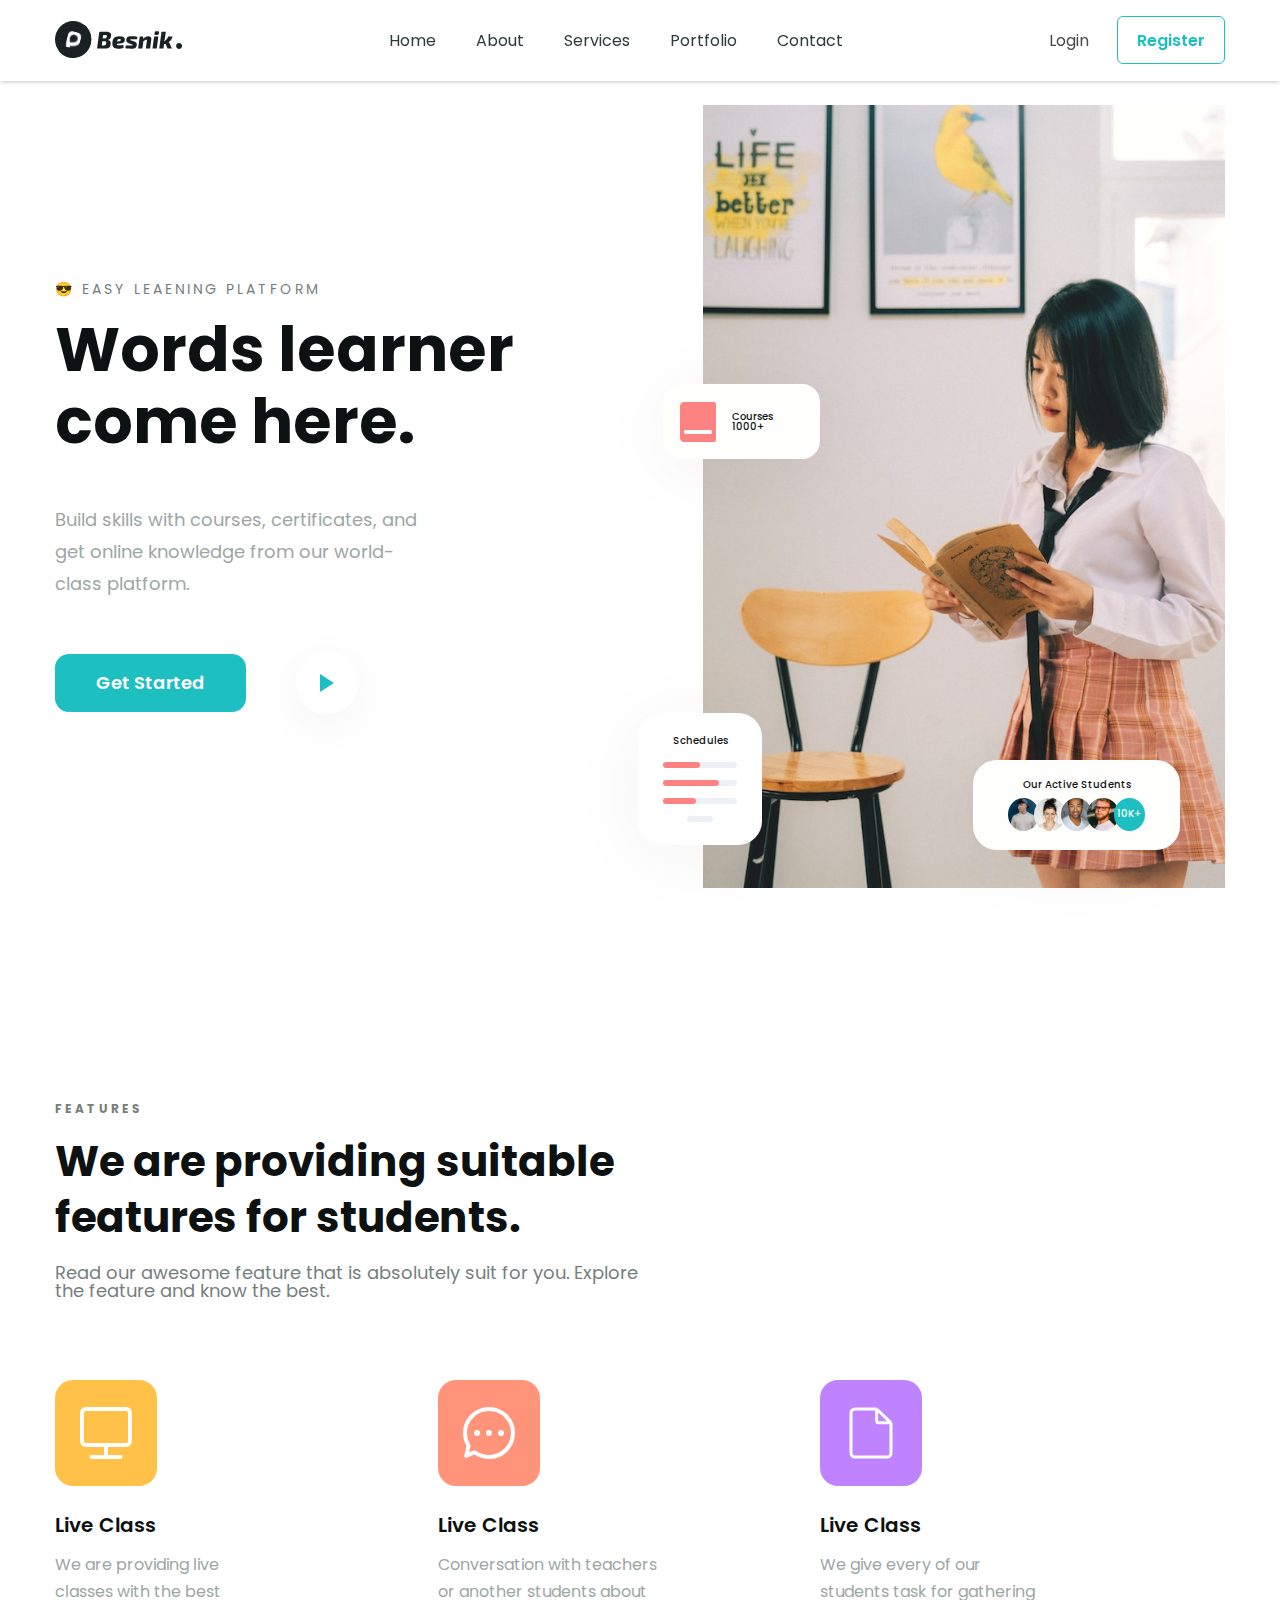
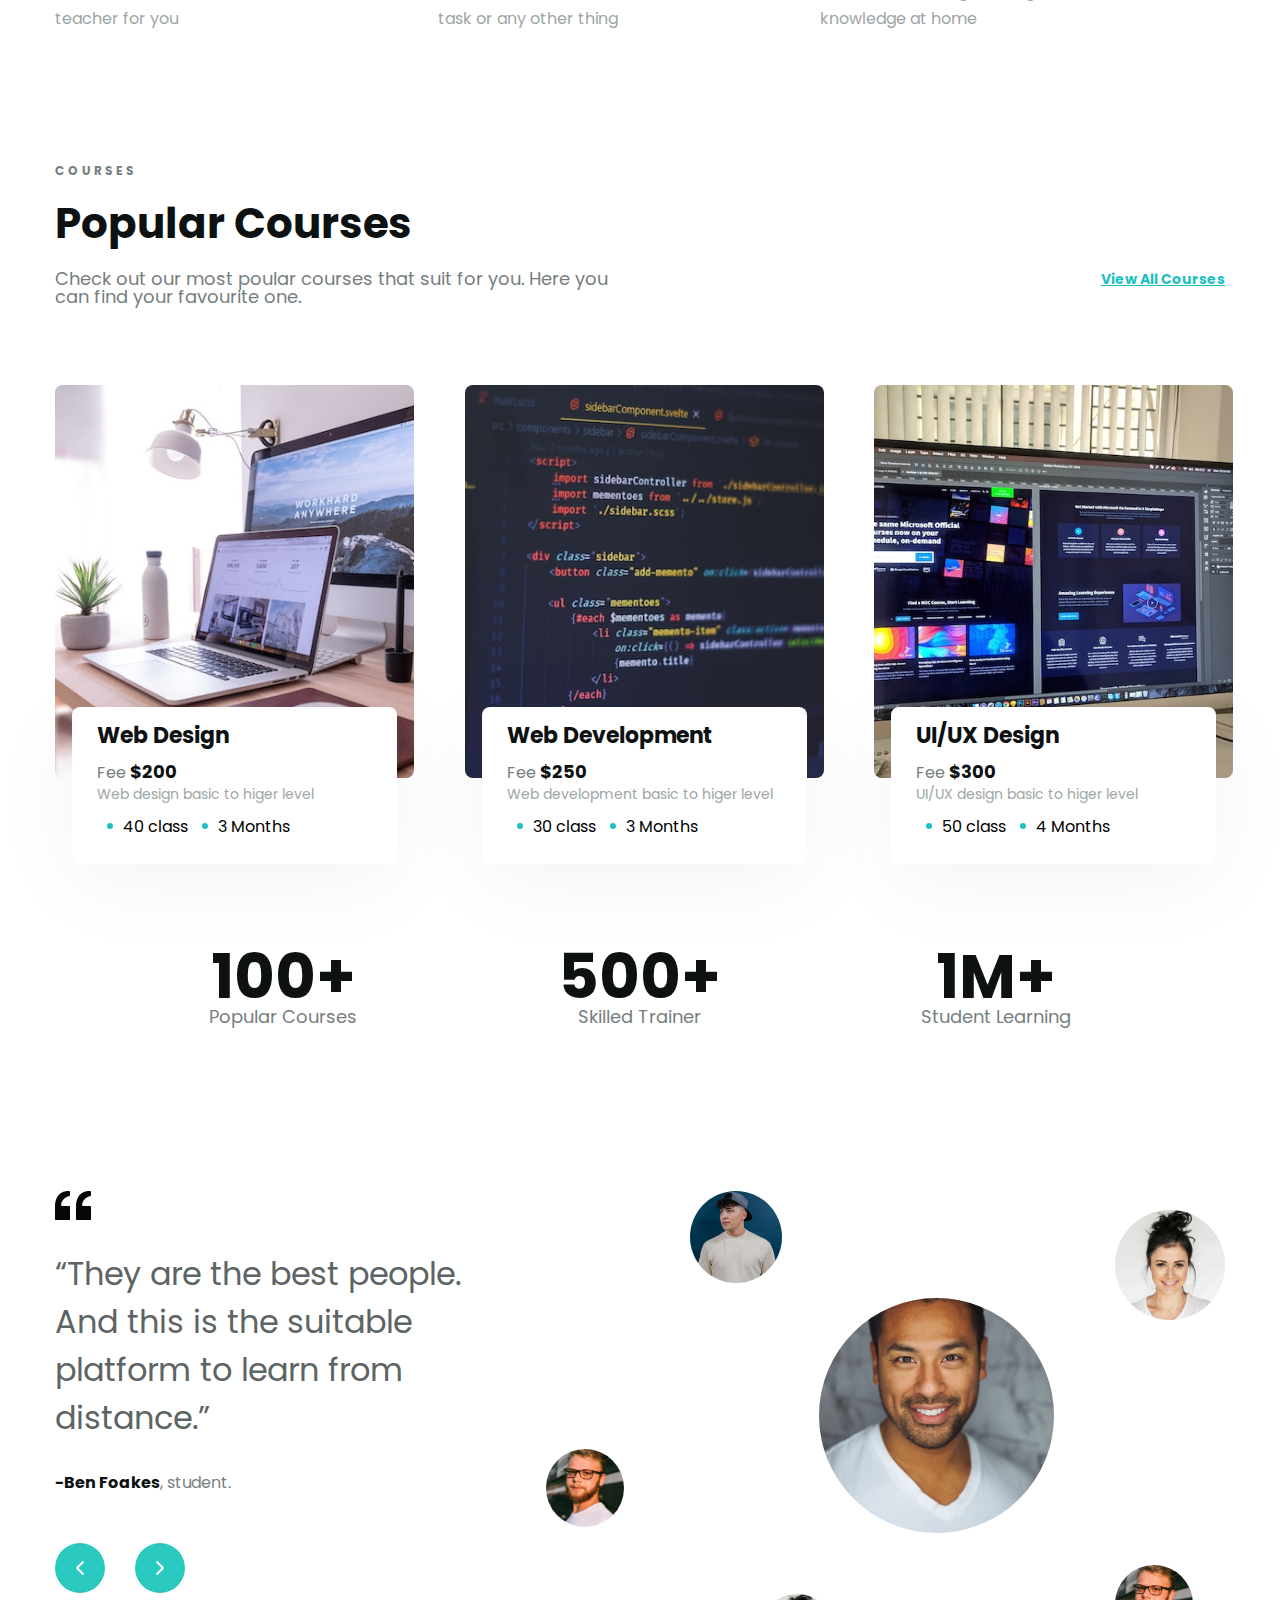
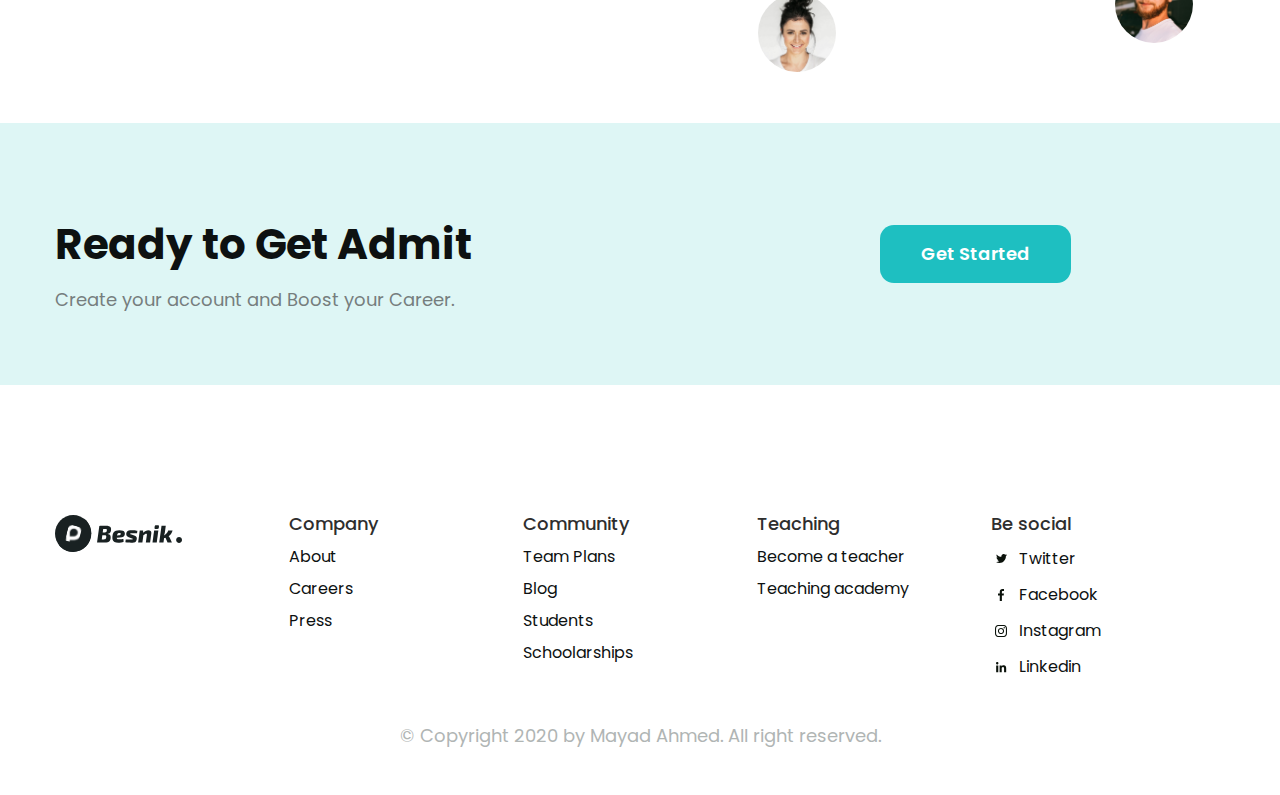
<file: Project_02/index.html>
<!DOCTYPE html>
<html lang="en">

<head>
    <meta charset="UTF-8">
    <meta name="viewport" content="width=device-width, initial-scale=1.0">
    <title>Project_02</title>
    <!-- Fonts -->
    <link rel="preconnect" href="https://fonts.googleapis.com">
    <link rel="preconnect" href="https://fonts.gstatic.com" crossorigin>
    <link href="https://fonts.googleapis.com/css2?family=Poppins:wght@400;500;600;700&display=swap" rel="stylesheet">
    <!-- CSS -->
    <link rel="stylesheet" href="./assets/css/reset.css">
    <link rel="stylesheet" href="./assets/css/style.css">
</head>

<body>
    <header class="header fixed">
        <div class="main-content">
            <div class="body">
                <a href="#!" class="logo">
                    <img src="./assets/img/Logo.svg" alt="Besnik.">
                </a>
                <nav class="nav">
                    <ul>
                        <li><a href="#home">Home</a></li>
                        <li><a href="#about">About</a></li>
                        <li><a href="#services">Services</a></li>
                        <li><a href="#portfolio">Portfolio</a></li>
                        <li><a href="#contact">Contact</a></li>
                    </ul>
                </nav>
                <div class="auth">
                    <a class="auth-link" href="#login">Login</a>
                    <a class="auth-link btn-register active" href="#register">Register</a>
                </div>
            </div>
        </div>
    </header>
    <main>
        <div class="hero">
            <div class="main-content">
                <div class="body">
                    <div class="content-block">
                        <p class="title">😎 EASY LEAENING PLATFORM</p>
                        <h1 class="heading">Words learner come here.</h1>
                        <p class="desc">Build skills with courses, certificates, and get online knowledge from our
                            world-class platform.</p>
                        <div class="cta-group">
                            <a class="btn" href="#!" class="btn">Get Started</a>
                            <a href="#!" class="btn-play">
                                <img class="play-icon" src="./assets/icons/play.svg" alt="Play">
                            </a>
                        </div>
                    </div>
                    <div class="media-block">
                        <img class="img" src="./assets/img/tri-vo-small.jpg" alt="HeroImg">
                        <div class="courses">
                            <div class="courses-icon">
                                <img src="./assets/icons/Book.svg" alt="Books">
                            </div>
                            <div class="desc">
                                <p>Courses</p>
                                <p>1000+</p>
                            </div>
                        </div>
                        <div class="schedules">
                            <div class="schedules-body">
                                <h3>Schedules</h3>
                                <span></span>
                                <span></span>
                                <span></span>
                                <span></span>
                            </div>
                        </div>
                        <div class="ouractivestudents">
                            <div class="ouractivestudents-body">
                                <h3>Our Active Students</h3>
                                <div class="info">
                                    <img src="./assets/img/ava1.jpg" alt="Ava1">
                                    <img src="./assets/img/ava2.jpg" alt="Ava2">
                                    <img src="./assets/img/ava3.jpg" alt="Ava3">
                                    <img src="./assets/img/ava4.jpg" alt="Ava4">
                                    <span class="info-students">10K+</span>
                                </div>
                            </div>
                        </div>
                    </div>
                </div>
            </div>
        </div>
        <!-- Features -->
        <div class="features">
            <div class="main-content">
                <div class="body">
                    <span class="title">features</span>
                    <h2 class="heading">We are providing suitable features for students.</h2>
                    <p class="sub-heading">Read our awesome feature that is absolutely suit for you. Explore the feature
                        and
                        know the best.</p>
                    <div class="section-list">
                        <div class="item">
                            <img src="./assets/icons/Live_chat.svg" alt="">
                            <h4 class="item-heading">Live Class</h4>
                            <p class="desc">We are providing live classes with the best teacher for you</p>
                        </div>
                        <div class="item">
                            <img src="./assets/icons/Discuss.svg" alt="">
                            <h4 class="item-heading">Live Class</h4>
                            <p class="desc">Conversation with teachers or another students about task or any other thing
                            </p>
                        </div>
                        <div class="item">
                            <img src="./assets/icons/Task.svg" alt="">
                            <h4 class="item-heading">Live Class</h4>
                            <p class="desc">We give every of our students task for gathering knowledge at home</p>
                        </div>
                    </div>
                </div>
            </div>
        </div>
        <!-- Courses -->
        <div class="courses">
            <div class="main-content">
                <div class="body">
                    <span class="title">courses</span>
                    <h2 class="heading">Popular Courses</h2>
                    <div class="courses-desc">
                        <p class="sub-heading">Check out our most poular courses that suit for you. Here you can find
                            your
                            favourite one.</p>
                        <a href="#!">View All Courses</a>
                    </div>
                </div>
                <div class="courses-list">
                    <div class="item">
                        <img src="./assets/img/web_ds.jpg" alt="Web Design">
                        <div class="info">
                            <h4 class="item-heading">Web Design</h4>
                            <p class="price">Fee <strong>$200</strong></p>
                            <p class="desc">Web design basic to higer level</p>
                            <div class="time-courses">
                                <span>40 class</span>
                                <span>3 Months</span>
                            </div>
                        </div>
                    </div>
                    <div class="item">
                        <img src="./assets/img/web_dev.jpg" alt="Web Development">
                        <div class="info">
                            <h4 class="item-heading">Web Development</h4>
                            <p class="price">Fee <strong>$250</strong></p>
                            <p class="desc">Web development basic to higer level</p>
                            <div class="time-courses">
                                <span>30 class</span>
                                <span>3 Months</span>
                            </div>
                        </div>
                    </div>
                    <div class="item">
                        <img src="./assets/img/ui_ux_ds.jpg" alt="UI/UX Design">
                        <div class="info">
                            <h4 class="item-heading">UI/UX Design</h4>
                            <p class="price">Fee <strong>$300</strong></p>
                            <p class="desc">UI/UX design basic to higer level</p>
                            <div class="time-courses">
                                <span>50 class</span>
                                <span>4 Months</span>
                            </div>
                        </div>
                    </div>
                </div>
            </div>
        </div>
        <!-- Countdown -->
        <div class="countdown">
            <div class="item">
                <div class="numbers">100+</div>
                <div class="info">Popular Courses</div>
            </div>
            <div class="item">
                <div class="numbers">500+</div>
                <div class="info">Skilled Trainer</div>
            </div>
            <div class="item">
                <div class="numbers">1M+</div>
                <div class="info">Student Learning</div>
            </div>
        </div>
        <!-- Testimonial -->
        <div class="testimonial">
            <div class="main-content">
                <div class="body">
                    <div class="left">
                        <img src="./assets/icons/blockquote.svg" alt="blockquote" class="icon">
                        <blockquote>
                            “They are the best people. And this is the suitable platform to learn from distance.”
                        </blockquote>
                        <p class="auth"><strong>-Ben Foakes</strong>, student.</p>
                        <div class="arrow-icon">
                            <img src="./assets/icons/nav-arrow.svg" alt="Left-arrow">
                            <img src="./assets/icons/nav-arrow.svg" alt="Right-arrow" class="right-arrow">
                        </div>
                    </div>
                    <img src="./assets/img/ava1.jpg" alt="Ava1" class="ava number1">
                    <img src="./assets/img/ava2.jpg" alt="Ava2" class="ava number2">
                    <img src="./assets/img/ava3.jpg" alt="Ava3" class="ava number3">
                    <img src="./assets/img/ava4.jpg" alt="Ava4" class="ava number4">
                    <img src="./assets/img/ava2.jpg" alt="Ava5" class="ava number5">
                    <img src="./assets/img/ava4.jpg" alt="Ava6" class="ava number6">
                </div>
            </div>
        </div>
        <!-- Admin -->
        <div class="admin-wrap">
            <div class="admin">
                <div class="main-content">
                    <div class="body">
                        <div class="content">
                            <h2 class="heading">Ready to Get Admit</h2>
                            <p class="sub-heading">Create your account and Boost your Career.</p>
                        </div>
                        <div class="button">
                            <div class="btn admin-btn">Get Started</div>
                        </div>
                    </div>
                </div>
            </div>
        </div>
    </main>
    <footer class="footer">
        <div class="main-content">
            <div class="row-up">
                <div class="col">
                    <img src="./assets/img/Logo.svg" alt="">
                </div>
                <div class="col">
                    <h3 class="footer-heading">Company</h3>
                    <ul>
                        <li><a href="#!">About</a></li>
                        <li><a href="#!">Careers</a></li>
                        <li><a href="#!">Press</a></li>
                    </ul>
                </div>
                <div class="col">
                    <h3 class="footer-heading">Community</h3>
                    <ul>
                        <li><a href="#!">Team Plans</a></li>
                        <li><a href="#!">Blog</a></li>
                        <li><a href="#!">Students</a></li>
                        <li><a href="#!">Schoolarships</a></li>
                    </ul>
                </div>
                <div class="col">
                    <h3 class="footer-heading">Teaching</h3>
                    <ul>
                        <li><a href="#!">Become a teacher</a></li>
                        <li><a href="#!">Teaching academy</a></li>
                    </ul>
                </div>
                <div class="col">
                    <h3 class="footer-heading">Be social</h3>
                    <ul>
                        <li><a href="#!"><img class="social-icon" src="./assets/icons/twwitter.svg"
                                    alt=""><span>Twitter</span></a></li>
                        <li><a href="#!"><img class="social-icon" src="./assets/icons/facebook.svg"
                                    alt=""><span>Facebook</span></a></li>
                        <li><a href="#!"><img class="social-icon" src="./assets/icons/instagram.svg"
                                    alt=""><span>Instagram</span></a></li>
                        <li><a href="#!"><img class="social-icon" src="./assets/icons/linked_in.svg"
                                    alt=""><span>Linkedin</span></a></li>
                    </ul>
                </div>
            </div>
            <div class="copyright">© Copyright 2020 by Mayad Ahmed. All right reserved.</div>
        </div>
    </footer>
</body>

</html>
</file>
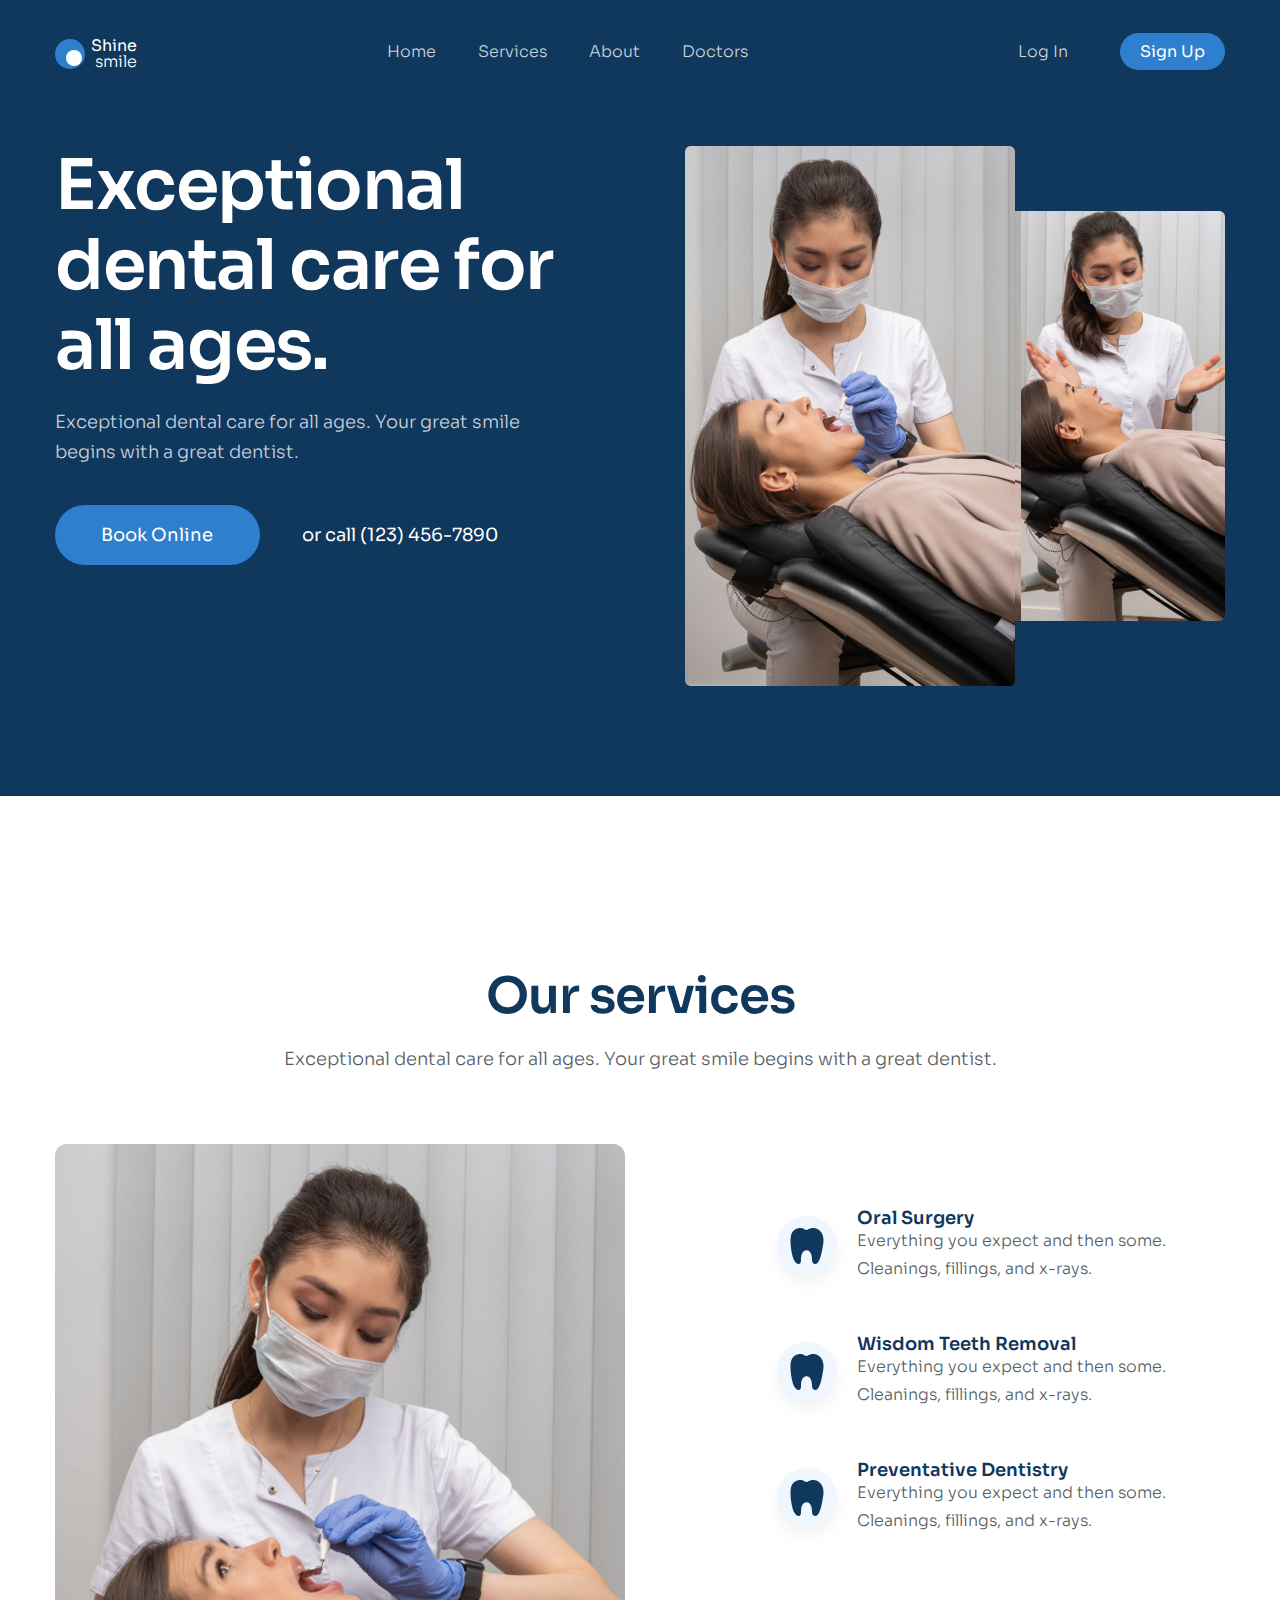
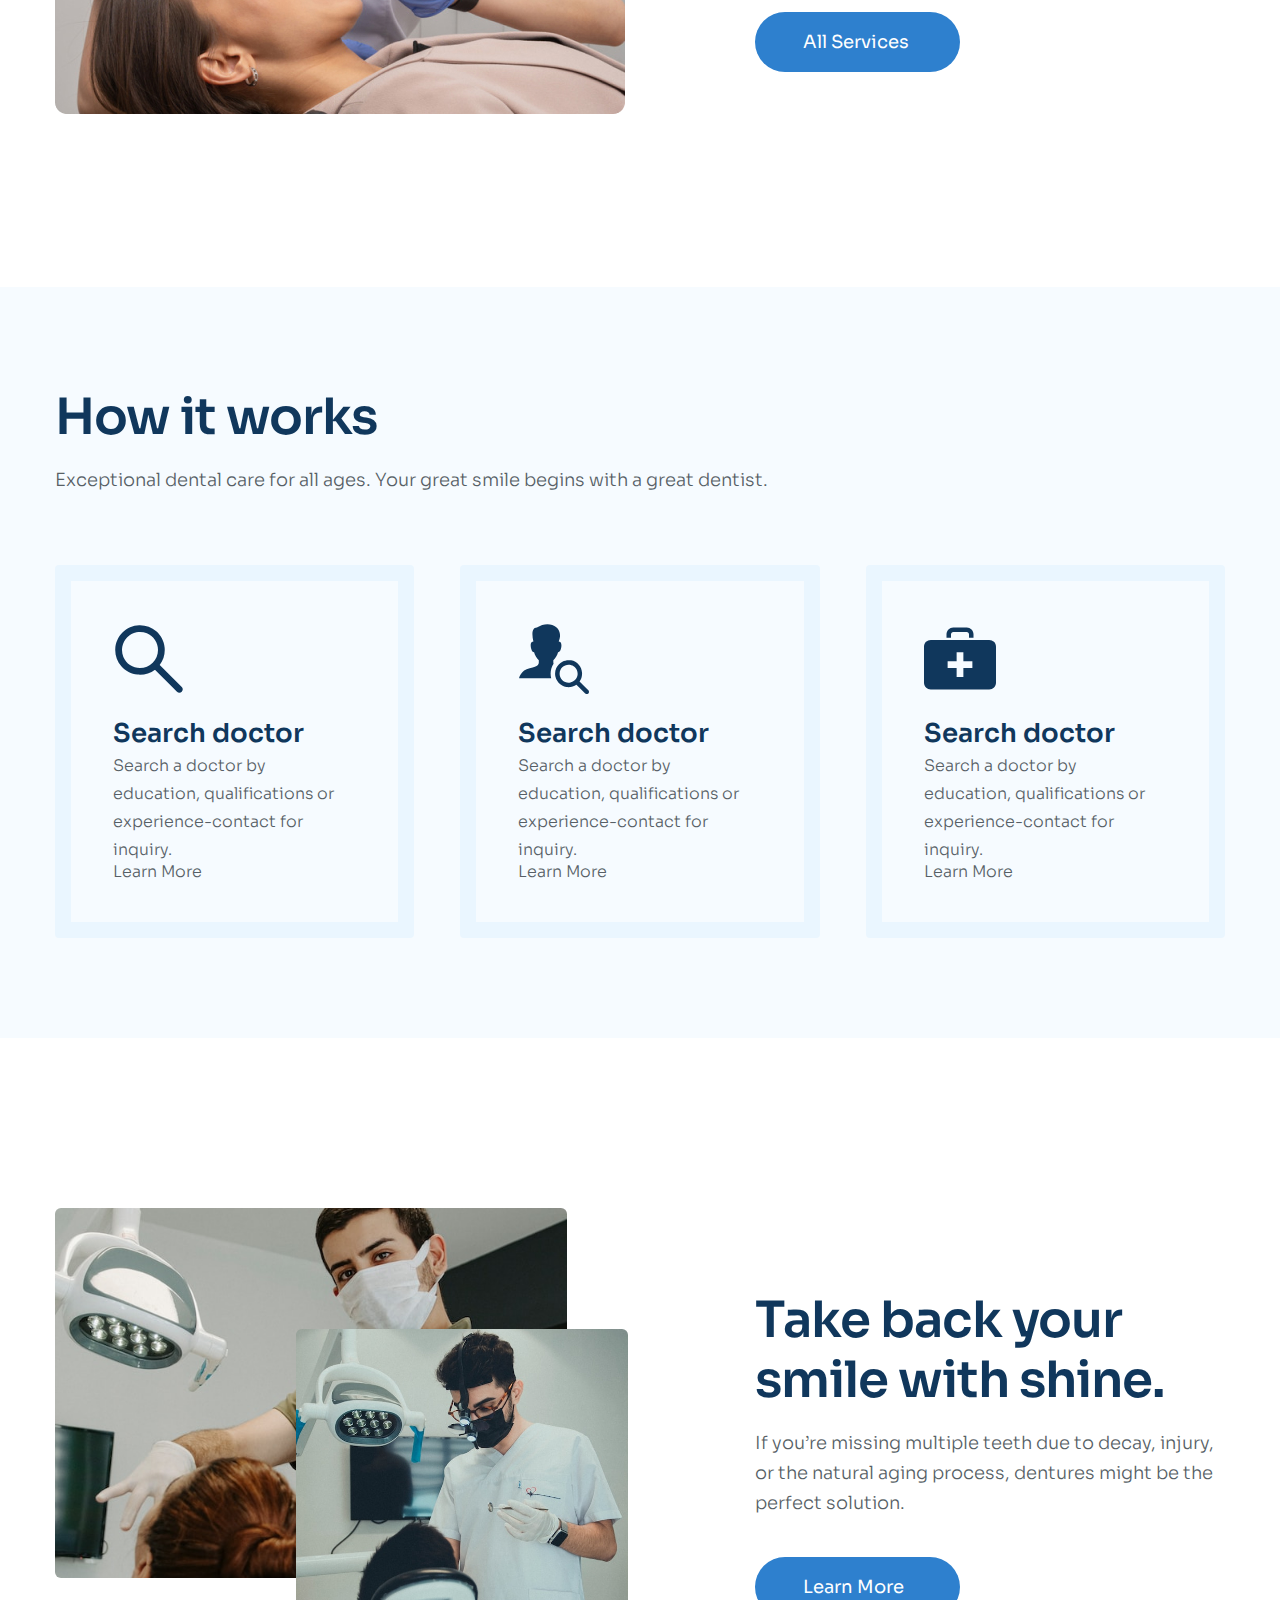
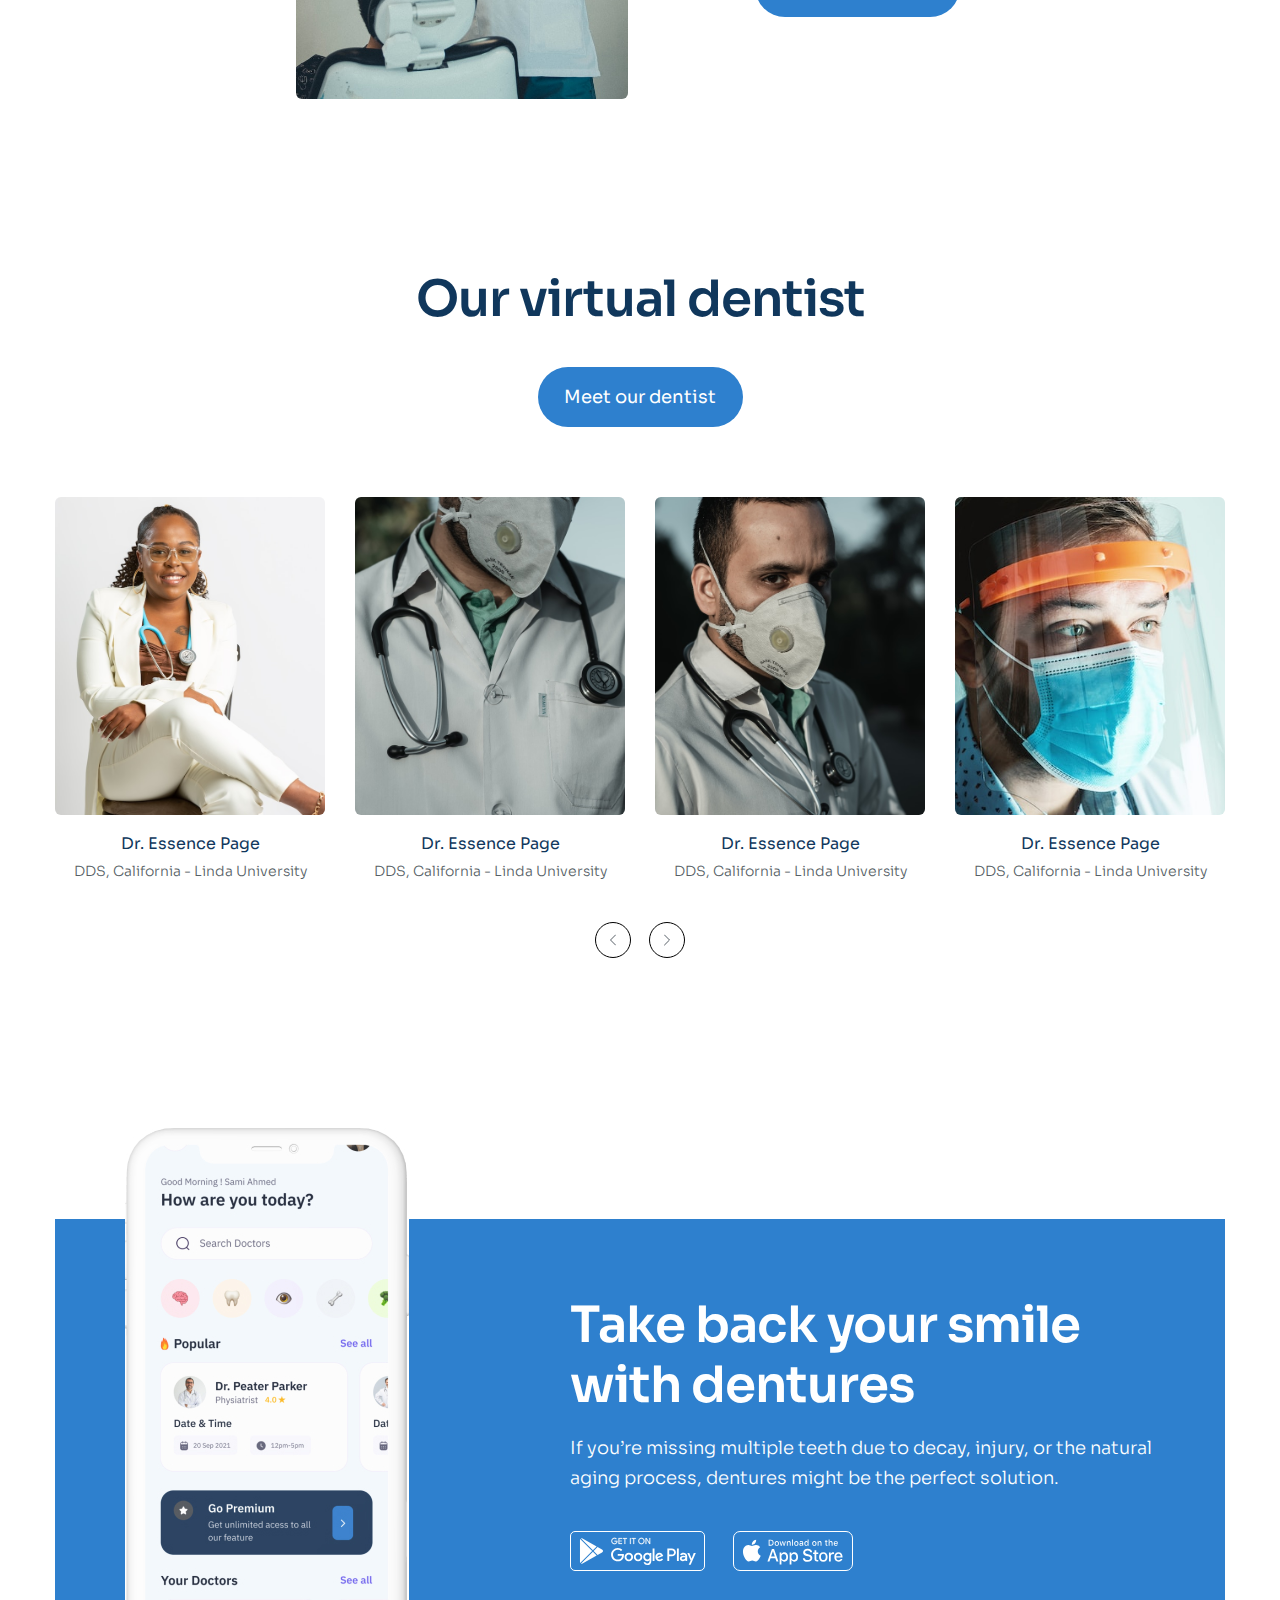
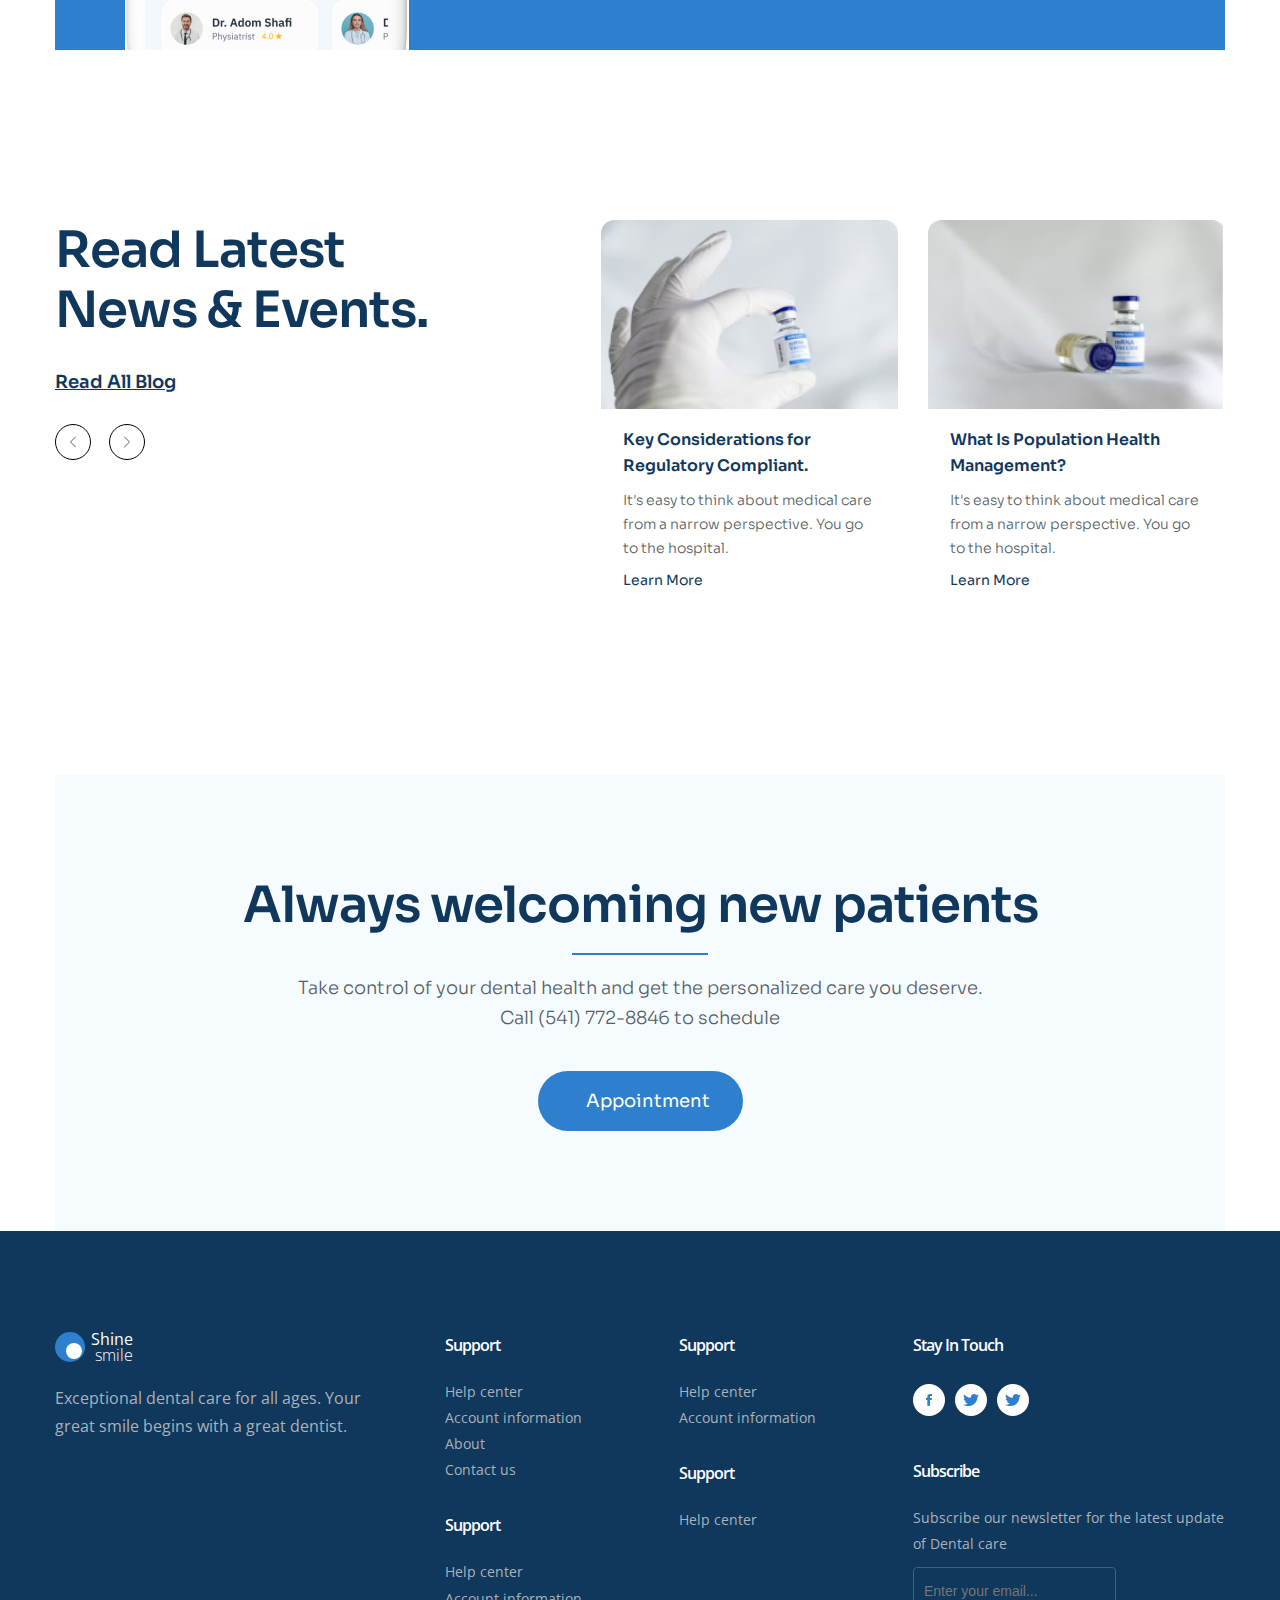
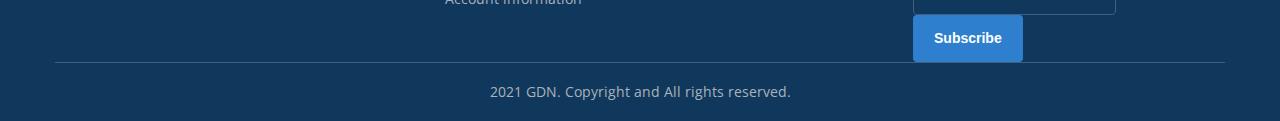
<file: Project_03/index.html>
<!DOCTYPE html>
<html lang="en">

<head>
    <meta charset="UTF-8">
    <meta name="viewport" content="width=device-width, initial-scale=1.0">
    <title>Project 03</title>
    <!-- Fonts -->
    <link rel="preconnect" href="https://fonts.googleapis.com">
    <link rel="preconnect" href="https://fonts.gstatic.com" crossorigin>
    <link
        href="https://fonts.googleapis.com/css2?family=Open+Sans:wght@400;600&family=Sora:wght@300;400;600&display=swap"
        rel="stylesheet">
    <!-- Reset -->
    <link rel="stylesheet" href="./assets/css/reset.css">
    <!-- Style -->
    <link rel="stylesheet" href="./assets/css/style.css">
</head>

<body>
    <!-- Header -->
    <header class="header fixed">
        <div class="main-content">
            <div class="body">
                <div class="logo">
                    <img src="./assets/icons/Logo.svg" alt="">
                    <div class="logo-name">
                        <strong>Shine</strong>
                        <p>smile</p>
                    </div>
                </div>
                <ul class="nav">
                    <li><a href="#!">Home</a></li>
                    <li><a href="#!">Services</a></li>
                    <li><a href="#!">About</a></li>
                    <li><a href="#!">Doctors</a></li>
                </ul>
                <div class="auth">
                    <a href="#!" class="auth-link">Log In</a>
                    <a href="#!" class="auth-link auth-link--signup active">Sign Up</a>
                </div>
            </div>
        </div>
    </header>
    <!-- Hero -->
    <div class="hero">
        <div class="main-content">
            <div class="body">
                <div class="content">
                    <h1 class="heading">Exceptional dental care for all ages.</h1>
                    <p class="desc">Exceptional dental care for all ages. Your great smile begins with a great
                        dentist.</p>
                    <div class="info">
                        <a href="#!" class="btn book-btn">Book Online</a>
                        <a href="#!" class="info-call">or call (123) 456-7890</a>
                    </div>
                </div>
                <div class="img">
                    <img src="./assets/img/hero2.jpg" alt="">
                    <img class="img1" src="./assets/img/hero1.jpg" alt="">
                </div>
            </div>
        </div>
    </div>
    <!-- Services -->
    <div class="services">
        <div class="main-content">
            <h2 class="heading text-center">Our services</h2>
            <p class="sub-heading text-center">Exceptional dental care for all ages. Your great smile begins with a
                great dentist.
            </p>
            <div class="body">
                <div class="img">
                    <img src="./assets/img/services_img.jpg" alt="">
                </div>
                <div class="services-info">
                    <ul class="services-list">
                        <li class="item">
                            <div class="icon">
                                <svg class="icon-fill" width="22" height="24" viewBox="0 0 22 24" fill="none"
                                    xmlns="http://www.w3.org/2000/svg">
                                    <path
                                        d="M20.3598 2.63964C17.9506 -0.556131 14.2772 -0.568132 11.2481 1.10682C11.001 1.24657 10.7219 1.31411 10.4406 1.30222C10.1592 1.29033 9.88633 1.19945 9.65105 1.03931C8.49552 0.245717 7.29036 -0.316477 5.13904 0.207462C0.623408 1.3071 0 4.90379 0 8.99816C0.0797353 12.1602 0.500857 15.3032 1.25551 18.3683C2.11836 22.0168 3.90382 24 5.43354 24C6.96326 24 7.00963 22.2204 7.00963 20.8016C7.00963 19.2009 7.39505 14.8009 10.8642 14.8009C13.5317 14.8009 14.3333 18.4013 14.3333 20.8016C14.3329 23.095 15.1722 24 16.6628 24C19.5267 24 20.9796 15.3938 21.3719 13.1237C21.7642 10.8535 22.9882 6.12569 20.3598 2.63964Z" />
                                </svg>
                            </div>
                            <div class="info">
                                <h3 class="title">Oral Surgery</h3>
                                <a href="#!" class="desc">Everything you expect and then some. Cleanings, fillings, and
                                    x-rays.</a>
                            </div>
                        </li>
                        <li class="item">
                            <div class="icon">
                                <svg class="icon-fill" width="22" height="24" viewBox="0 0 22 24" fill="none"
                                    xmlns="http://www.w3.org/2000/svg">
                                    <path
                                        d="M20.3598 2.63964C17.9506 -0.556131 14.2772 -0.568132 11.2481 1.10682C11.001 1.24657 10.7219 1.31411 10.4406 1.30222C10.1592 1.29033 9.88633 1.19945 9.65105 1.03931C8.49552 0.245717 7.29036 -0.316477 5.13904 0.207462C0.623408 1.3071 0 4.90379 0 8.99816C0.0797353 12.1602 0.500857 15.3032 1.25551 18.3683C2.11836 22.0168 3.90382 24 5.43354 24C6.96326 24 7.00963 22.2204 7.00963 20.8016C7.00963 19.2009 7.39505 14.8009 10.8642 14.8009C13.5317 14.8009 14.3333 18.4013 14.3333 20.8016C14.3329 23.095 15.1722 24 16.6628 24C19.5267 24 20.9796 15.3938 21.3719 13.1237C21.7642 10.8535 22.9882 6.12569 20.3598 2.63964Z" />
                                </svg>
                            </div>
                            <div class="info">
                                <h3 class="title">Wisdom Teeth Removal</h3>
                                <a href="#!" class="desc">Everything you expect and then some. Cleanings, fillings, and
                                    x-rays.</a>
                            </div>
                        </li>
                        <li class="item">
                            <div class="icon">
                                <svg class="icon-fill" width="22" height="24" viewBox="0 0 22 24" fill="none"
                                    xmlns="http://www.w3.org/2000/svg">
                                    <path
                                        d="M20.3598 2.63964C17.9506 -0.556131 14.2772 -0.568132 11.2481 1.10682C11.001 1.24657 10.7219 1.31411 10.4406 1.30222C10.1592 1.29033 9.88633 1.19945 9.65105 1.03931C8.49552 0.245717 7.29036 -0.316477 5.13904 0.207462C0.623408 1.3071 0 4.90379 0 8.99816C0.0797353 12.1602 0.500857 15.3032 1.25551 18.3683C2.11836 22.0168 3.90382 24 5.43354 24C6.96326 24 7.00963 22.2204 7.00963 20.8016C7.00963 19.2009 7.39505 14.8009 10.8642 14.8009C13.5317 14.8009 14.3333 18.4013 14.3333 20.8016C14.3329 23.095 15.1722 24 16.6628 24C19.5267 24 20.9796 15.3938 21.3719 13.1237C21.7642 10.8535 22.9882 6.12569 20.3598 2.63964Z" />
                                </svg>
                            </div>
                            <div class="info">
                                <h3 class="title">Preventative Dentistry</h3>
                                <a href="#!" class="desc">Everything you expect and then some. Cleanings, fillings, and
                                    x-rays.</a>
                            </div>
                        </li>
                    </ul>
                    <a class="btn">All Services</a>
                </div>
            </div>
        </div>
    </div>
    <!-- How it Work -->
    <div class="howitwork">
        <div class="main-content">
            <div class="body">
                <h2 class="heading">How it works</h2>
                <p class="sub-heading">Exceptional dental care for all ages. Your great smile begins with a great
                    dentist.</p>
                <ul class="list">
                    <li class="item">
                        <div class="item-body">
                            <img src="./assets/icons/Orion_search.svg" alt="" class="icon">
                            <h4 class="title">Search doctor</h4>
                            <div class="desc">Search a doctor by education, qualifications or experience-contact for
                                inquiry.</div>
                            <a href="#!" class="btn-learn-more">Learn More</a>
                        </div>
                    </li>
                    <li class="item">
                        <div class="item-body">
                            <img src="./assets/icons/Orion_find-user.svg" alt="" class="icon">
                            <h4 class="title">Search doctor</h4>
                            <div class="desc">Search a doctor by education, qualifications or experience-contact for
                                inquiry.</div>
                            <a href="#!" class="btn-learn-more">Learn More</a>
                        </div>
                    </li>
                    <li class="item">
                        <div class="item-body">
                            <img src="./assets/icons/Orion_first-aid-kit.svg" alt="" class="icon">
                            <h4 class="title">Search doctor</h4>
                            <div class="desc">Search a doctor by education, qualifications or experience-contact for
                                inquiry.</div>
                            <a href="#!" class="btn-learn-more">Learn More</a>
                        </div>
                    </li>
                </ul>
            </div>
        </div>
    </div>
    <!-- About us -->
    <div class="about">
        <div class="main-content">
            <div class="body">
                <div class="images">
                    <img class="img1" src="./assets/img/about1.jpg" alt="">
                    <img class="img2" src="./assets/img/about2.jpg" alt="">
                </div>
                <div class="content">
                    <h2 class="heading">Take back your smile with shine.</h2>
                    <p class="sub-heading">If you’re missing multiple teeth due to decay, injury, or the natural aging
                        process, dentures might be the perfect solution.</p>
                    <a href="#!" class="btn about-btn">Learn More</a>
                </div>
            </div>
        </div>
    </div>
    <!-- Team -->
    <div class="team">
        <div class="main-content">
            <div class="body">
                <h2 class="heading text-center">Our virtual dentist</h2>
                <div class="team-btn">
                    <a href="#!" class="btn btn-meetour">Meet our dentist</a>
                </div>
                <ul class="list">
                    <div class="item">
                        <img src="./assets/img/ava1.jpg" alt="">
                        <h3 class="team-name">Dr. Essence Page</h3>
                        <span class="team-text">DDS, California - Linda University</span>
                    </div>
                    <div class="item">
                        <img src="./assets/img/ava2.jpg" alt="">
                        <h3 class="team-name">Dr. Essence Page</h3>
                        <span class="team-text">DDS, California - Linda University</span>
                    </div>
                    <div class="item">
                        <img src="./assets/img/ava3.jpg" alt="">
                        <h3 class="team-name">Dr. Essence Page</h3>
                        <span class="team-text">DDS, California - Linda University</span>
                    </div>
                    <div class="item">
                        <img src="./assets/img/ava4.jpg" alt="">
                        <h3 class="team-name">Dr. Essence Page</h3>
                        <span class="team-text">DDS, California - Linda University</span>
                    </div>
                </ul>
                <div class="arrow-nav">
                    <a href="#!" class="arrow prev">
                        <svg width="6" height="12" viewBox="0 0 6 12" fill="none" xmlns="http://www.w3.org/2000/svg">
                            <path d="M5.5 1L0.5 6L5.5 11" stroke-linecap="round" stroke-linejoin="round" />
                        </svg>
                    </a>
                    <a href="#!" class="arrow next">
                        <svg width="6" height="12" viewBox="0 0 6 12" fill="none" xmlns="http://www.w3.org/2000/svg">
                            <path d="M5.5 1L0.5 6L5.5 11" stroke-linecap="round" stroke-linejoin="round" />
                        </svg>
                    </a>
                </div>
            </div>
        </div>
    </div>
    <!-- CTA -->
    <div class="cta-group">
        <div class="main-content">
            <div class="body">
                <div class="cta">
                    <img src="./assets/img/cta.jpg" alt="">
                </div>
                <div class="content">
                    <h2 class="heading text-white">Take back your smile with dentures</h2>
                    <p class="sub-heading text-white">If you’re missing multiple teeth due to decay, injury, or the
                        natural aging
                        process, dentures might be the perfect solution.</p>
                    <div class="download-apps">
                        <a href="#!" class="download-link googleplay">
                            <img src="./assets/icons/googleplay.svg" alt="GooglePLay">
                        </a>
                        <a href="#!" class="download-link appstore">
                            <img src="./assets/icons/appstore.svg" alt="Appstore">
                        </a>
                    </div>
                </div>
            </div>
        </div>
    </div>
    <!-- Blog -->
    <div class="blog">
        <div class="main-content">
            <div class="body">
                <div class="content">
                    <h2 class="heading">Read Latest News & Events.</h2>
                    <a class="blog-link" href="#!">Read All Blog</a>
                    <div class="arrow-nav flex-start">
                        <a href="#!" class="arrow prev">
                            <svg width="6" height="12" viewBox="0 0 6 12" fill="none"
                                xmlns="http://www.w3.org/2000/svg">
                                <path d="M5.5 1L0.5 6L5.5 11" stroke-linecap="round" stroke-linejoin="round" />
                            </svg>
                        </a>
                        <a href="#!" class="arrow next">
                            <svg width="6" height="12" viewBox="0 0 6 12" fill="none"
                                xmlns="http://www.w3.org/2000/svg">
                                <path d="M5.5 1L0.5 6L5.5 11" stroke-linecap="round" stroke-linejoin="round" />
                            </svg>
                        </a>
                    </div>
                </div>
                <div class="info">
                    <ul class="list">
                        <li class="item">
                            <img src="./assets/img/blog1.jpg" alt="">
                            <div class="item-body">
                                <h3 class="title">Key Considerations for Regulatory Compliant.</h3>
                                <p class="desc">It's easy to think about medical care from a narrow perspective. You go
                                    to
                                    the hospital.</p>
                                <div class="learn-more">
                                    <a href="#!">Learn More</a>
                                </div>
                            </div>
                        </li>
                        <li class="item">
                            <img src="./assets/img/blog2.jpg" alt="">
                            <div class="item-body">
                                <h3 class="title">What Is Population Health Management?</h3>
                                <p class="desc">It's easy to think about medical care from a narrow perspective. You go
                                    to
                                    the hospital.</p>
                                <div class="learn-more">
                                    <a href="#!">Learn More</a>
                                </div>
                            </div>
                        </li>
                    </ul>
                </div>
            </div>
        </div>
    </div>
    <!-- Contact -->
    <div class="contact">
        <div class="main-content">
            <div class="body">
                <h2 class="heading">Always welcoming new patients</h2>
                <p class="sub-heading sub-heading-contact">Take control of your dental health and get the personalized
                    care
                    you deserve.
                    <br>
                    <a href="#!">Call (541) 772-8846 to schedule</a>
                </p>
                <a href="#!" class="btn btn-contact">Appointment</a>
            </div>
        </div>
    </div>
    <!-- Footer -->
    <footer class="footer">
        <div class="main-content">
            <div class="body">
                <div class="content">
                    <div class="col-4">
                        <div class="logo">
                            <img src="./assets/icons/Logo.svg" alt="">
                            <div class="logo-name">
                                <strong>Shine</strong>
                                <p>smile</p>
                            </div>
                        </div>
                        <p class="footer-logo-desc">Exceptional dental care for all ages. Your great smile begins with a
                            great
                            dentist.
                        </p>
                    </div>

                    <div class="col-2">
                        <h3 class="heading">Support</h3>
                        <ul class="list">
                            <li class="item"><a href="">Help center</a></li>
                            <li class="item"><a href="">Account information</a></li>
                            <li class="item"><a href="">About</a></li>
                            <li class="item"><a href="">Contact us</a></li>
                        </ul>
                        <h3 class="heading">Support</h3>
                        <ul class="list">
                            <li class="item"><a href="">Help center</a></li>
                            <li class="item"><a href="">Account information</a></li>
                        </ul>
                    </div>

                    <div class="col-2">
                        <h3 class="heading">Support</h3>
                        <ul class="list">
                            <li class="item"><a href="">Help center</a></li>
                            <li class="item"><a href="">Account information</a></li>
                        </ul>
                        <h3 class="heading">Support</h3>
                        <ul class="list">
                            <li class="item"><a href="">Help center</a></li>
                        </ul>
                    </div>

                    <div class="col-4">
                        <h3 class="heading">Stay In Touch</h3>
                        <ul class="social-list">
                            <li class="item">
                                <a href="#!">
                                    <svg width="32" height="32" viewBox="0 0 32 32" fill="none"
                                        xmlns="http://www.w3.org/2000/svg">
                                        <circle cx="16" cy="16" r="16" fill="white" />
                                        <path
                                            d="M16.9898 21.9358V16.0302H18.7647L19 13.9517H16.9898L16.9928 12.9113C16.9928 12.3692 17.0477 12.0789 17.8778 12.0789H18.9876V10H17.2122C15.0798 10 14.3293 11.0082 14.3293 12.7041V13.9519H13V16.0306H14.3293V21.8521C14.8472 21.9489 15.3826 22 15.9307 22C16.2849 22 16.6386 21.9786 16.9898 21.9358Z"
                                            fill="#2E80CE" />
                                    </svg>
                                </a>
                            </li>
                            <li class="item">
                                <a href="#!">
                                    <svg width="32" height="32" viewBox="0 0 32 32" fill="none"
                                        xmlns="http://www.w3.org/2000/svg">
                                        <circle cx="16" cy="16" r="16" fill="white" />
                                        <path
                                            d="M24 11.4206C23.405 11.6615 22.771 11.8212 22.11 11.8988C22.79 11.524 23.309 10.9351 23.553 10.2252C22.919 10.5742 22.219 10.8206 21.473 10.9582C20.871 10.3665 20.013 10 19.077 10C17.261 10 15.799 11.3606 15.799 13.0286C15.799 13.2686 15.821 13.4994 15.875 13.7191C13.148 13.5963 10.735 12.3898 9.114 10.552C8.831 11.0052 8.665 11.524 8.665 12.0825C8.665 13.1311 9.25 14.0606 10.122 14.5988C9.595 14.5895 9.078 14.4483 8.64 14.2258C8.64 14.2351 8.64 14.2471 8.64 14.2591C8.64 15.7305 9.777 16.9526 11.268 17.2342C11.001 17.3015 10.71 17.3338 10.408 17.3338C10.198 17.3338 9.986 17.3228 9.787 17.2822C10.212 18.4812 11.418 19.3628 12.852 19.3914C11.736 20.1972 10.319 20.6828 8.785 20.6828C8.516 20.6828 8.258 20.6717 8 20.6412C9.453 21.5062 11.175 22 13.032 22C19.068 22 22.368 17.3846 22.368 13.384C22.368 13.2502 22.363 13.1209 22.356 12.9926C23.007 12.5662 23.554 12.0335 24 11.4206Z"
                                            fill="#2E80CE" />
                                    </svg>
                                </a>
                            </li>
                            <li class="item">
                                <a href="#!">
                                    <svg width="32" height="32" viewBox="0 0 32 32" fill="none"
                                        xmlns="http://www.w3.org/2000/svg">
                                        <circle cx="16" cy="16" r="16" fill="white" />
                                        <path
                                            d="M24 11.4206C23.405 11.6615 22.771 11.8212 22.11 11.8988C22.79 11.524 23.309 10.9351 23.553 10.2252C22.919 10.5742 22.219 10.8206 21.473 10.9582C20.871 10.3665 20.013 10 19.077 10C17.261 10 15.799 11.3606 15.799 13.0286C15.799 13.2686 15.821 13.4994 15.875 13.7191C13.148 13.5963 10.735 12.3898 9.114 10.552C8.831 11.0052 8.665 11.524 8.665 12.0825C8.665 13.1311 9.25 14.0606 10.122 14.5988C9.595 14.5895 9.078 14.4483 8.64 14.2258C8.64 14.2351 8.64 14.2471 8.64 14.2591C8.64 15.7305 9.777 16.9526 11.268 17.2342C11.001 17.3015 10.71 17.3338 10.408 17.3338C10.198 17.3338 9.986 17.3228 9.787 17.2822C10.212 18.4812 11.418 19.3628 12.852 19.3914C11.736 20.1972 10.319 20.6828 8.785 20.6828C8.516 20.6828 8.258 20.6717 8 20.6412C9.453 21.5062 11.175 22 13.032 22C19.068 22 22.368 17.3846 22.368 13.384C22.368 13.2502 22.363 13.1209 22.356 12.9926C23.007 12.5662 23.554 12.0335 24 11.4206Z"
                                            fill="#2E80CE" />
                                    </svg>
                                </a>
                            </li>
                        </ul>
                        <h3 class="heading">Subscribe</h3>
                        <p class="desc">Subscribe our newsletter for the latest update of Dental care</p>
                        <div class="input-email">
                            <input type="email" placeholder="Enter your email...">
                            <button type="submit">Subscribe</button>
                        </div>
                    </div>
                </div>
            </div>
            <div class="copyright">
                <p>2021 GDN. Copyright and All rights reserved.</p>
            </div>
        </div>
    </footer>
</body>

</html>
</file>
<file: Project_02/assets/css/style.css>
* {
  margin: 0;
  padding: 0;
  box-sizing: border-box;
}
html {
  font-size: 62.5%;
}
body {
  font-size: 1.6rem;
  font-family: "Poppins", sans-serif;
}
/* ============================= Veriable ============================= */
:root {
  --primery-color: #1ebfc1;
  --second-color: #0d1111;
  --header-height: 81px;
}
/* ============================= Common ============================= */
.main-content {
  width: 1170px;
  max-width: calc(100% - 32px);
  margin-left: auto;
  margin-right: auto;
}
a {
  text-decoration: none;
}
.btn {
  display: inline-block;
  color: #fff;
  text-align: center;
  font-size: 1.8rem;
  padding: 20px 41px;
  font-weight: 600;
  border-radius: 14px;
  background: var(--primery-color);
}
.hero .cta-group .btn-play:hover,
.btn:hover {
  cursor: pointer;
  box-shadow: -2px 6px 5px 0px rgba(0, 0, 0, 0.6);
  transform: translateY(-5px);
  -webkit-transform: translateY(-5px);
  -moz-transform: translateY(-5px);
  -ms-transform: translateY(-5px);
  -o-transform: translateY(-5px);
}
.title {
  text-transform: uppercase;
  letter-spacing: 3px;
  color: #767e7e;
  font-size: 1.2rem;
  font-weight: 700;
}
.heading {
  margin-top: 18px;
  width: 577px;
  color: var(--second-color);
  font-size: 4.2rem;
  font-weight: 700;
  line-height: 1.33; /* 133.333% */
}
.sub-heading {
  margin-top: 18px;
  width: 590px;
  color: #767e7e;
  font-size: 1.8rem;
  font-weight: 400;
}
/* ============================= Header ============================= */
.header {
  background-color: #fff;
  height: var(--header-height);
}
.header.fixed {
  position: sticky;
  z-index: 1;
  top: 0;
  box-shadow: 0 0 5px rgba(0, 0, 0, 0.3);
}
.header .body {
  display: flex;
  align-items: center;
  justify-content: space-between;
  padding: 16px 0;
}
.header .nav ul {
  display: flex;
}
.header .nav li {
  padding: 0 20px;
}
.header .nav li a {
  color: #2f3a3b;
  font-style: normal;
  font-weight: 400;
  line-height: normal;
}
.header .auth-link:hover,
.header .nav li:hover a {
  text-shadow: 1px 0 0 currentColor;
}
.header .auth-link {
  display: inline-block;
  color: #494949;
  text-align: center;
  font-weight: 400;
  line-height: 48px;
}
.header .auth-link.active {
  width: 108px;
  height: 48px;
  border-radius: 6px;
  border: 1px solid var(--primery-color);
  color: var(--primery-color);
  text-align: center;
  font-weight: 600;
  text-shadow: none;
  cursor: default;
}
.header .auth-link.btn-register {
  margin-left: 24px;
}
/* ============================= Hero ============================= */
.hero .body {
  display: flex;
  margin-top: 24px;
}
/* ============================= Content Block ============================= */
.hero .content-block {
  width: 50%;
  display: flex;
  justify-content: center;
  flex-direction: column;
}
.hero .content-block .title {
  color: #767e7e;
  font-size: 1.4rem;
  font-weight: 400;
}
.hero .content-block .heading {
  margin-top: 18px;
  color: var(--second-color);
  font-size: 6.2rem;
  font-weight: 700;
  line-height: 1.16; /* 116.129% */
}
.hero .content-block .desc {
  margin-top: 46px;
  width: 374px;
  color: #9da6a5;
  font-size: 1.8rem;
  font-weight: 400;
  line-height: 1.78; /* 177.778% */
}
.hero .content-block .cta-group {
  margin-top: 52px;
  display: flex;
  align-items: center;
}
.hero .content-block .btn-play {
  margin-left: 50px;
  display: flex;
  align-items: center;
  justify-content: center;
  width: 62px;
  height: 62px;
  border: 1px solid #fff;
  box-shadow: 0px 10px 50px 0px rgba(0, 0, 0, 0.05);
  border-radius: 50%;
  -webkit-border-radius: 50%;
  -moz-border-radius: 50%;
  -ms-border-radius: 50%;
  -o-border-radius: 50%;
}
/* ============================= Media Block ============================= */

.hero .media-block {
  margin-left: 71px;
  width: 50%;
  position: relative;
}
.hero .media-block .img {
  width: 100%;
  object-fit: cover;
}
.hero .courses {
  position: absolute;
  top: 149px;
  left: -40px;
  display: flex;
  align-items: center;
  width: 157px;
  height: 75px;
  padding: 25px 17px;
  border-radius: 18px;
  background: #fefefd;
  box-shadow: 0px 10px 80px 0px rgba(0, 0, 0, 0.05);
  -webkit-border-radius: 18px;
  -moz-border-radius: 18px;
  -ms-border-radius: 18px;
  -o-border-radius: 18px;
}
.hero .courses .courses-icon {
  width: 36px;
  height: 40px;
  position: relative;
}
.hero .courses .courses-icon::before {
  content: "";
  display: block;
  position: absolute;
  bottom: 8px;
  left: 4px;
  background-color: #fff;
  width: 28px;
  height: 4px;
  border-radius: 2px;
  -webkit-border-radius: 2px;
  -moz-border-radius: 2px;
  -ms-border-radius: 2px;
  -o-border-radius: 2px;
}
.hero .courses .desc {
  display: inline-block;
  color: var(--second-color);
  font-size: 1rem;
  font-weight: 500;
  margin-left: 16px;
}
.hero .schedules {
  display: flex;
  align-items: center;
  justify-content: center;
  flex-direction: column;
  position: absolute;
  left: -65px;
  bottom: 46px;
  background-color: #fff;
  width: 124px;
  height: 132px;
  box-shadow: 0px 10px 80px 0px rgba(0, 0, 0, 0.05);
  border-radius: 24px;
  -webkit-border-radius: 24px;
  -moz-border-radius: 24px;
  -ms-border-radius: 24px;
  -o-border-radius: 24px;
}
.hero .schedules h3 {
  color: var(--second-color);
  font-size: 1rem;
  font-weight: 500;
  text-align: center;
  padding-bottom: 4px;
}
.hero .schedules span {
  margin-top: 12px;
  display: block;
  width: 74px;
  height: 6px;
  background: #edf1f5;
  position: relative;
  border-radius: 3px;
  -webkit-border-radius: 3px;
  -moz-border-radius: 3px;
  -ms-border-radius: 3px;
  -o-border-radius: 3px;
}
.hero .schedules span:nth-child(2)::after {
  content: "";
  position: absolute;
  top: 0;
  left: 0;
  width: 50%;
  height: 6px;
  background: #ff8282;
  border-radius: 3px;
  -webkit-border-radius: 3px;
  -moz-border-radius: 3px;
  -ms-border-radius: 3px;
  -o-border-radius: 3px;
}
.hero .schedules span:nth-child(3)::after {
  content: "";
  position: absolute;
  top: 0;
  left: 0;
  width: 75%;
  height: 6px;
  background: #ff8282;
  border-radius: 3px;
  -webkit-border-radius: 3px;
  -moz-border-radius: 3px;
  -ms-border-radius: 3px;
  -o-border-radius: 3px;
}
.hero .schedules span:nth-child(4)::after {
  content: "";
  position: absolute;
  top: 0;
  left: 0;
  width: 45%;
  height: 6px;
  background: #ff8282;
  border-radius: 3px;
  -webkit-border-radius: 3px;
  -moz-border-radius: 3px;
  -ms-border-radius: 3px;
  -o-border-radius: 3px;
}
.hero .schedules span:nth-child(5)::after {
  content: "";
  position: absolute;
  top: 0;
  left: 50%;
  width: 26px;
  height: 6px;
  background: #edf1f5;
  border-radius: 3px;
  -webkit-border-radius: 3px;
  -moz-border-radius: 3px;
  -ms-border-radius: 3px;
  -o-border-radius: 3px;
  transform: translateX(-50%);
  -webkit-transform: translateX(-50%);
  -moz-transform: translateX(-50%);
  -ms-transform: translateX(-50%);
  -o-transform: translateX(-50%);
}
.hero .schedules span:last-child {
  background: #fff;
  width: 100%;
}
.hero .ouractivestudents {
  position: absolute;
  right: 45px;
  bottom: 41px;
  width: 207px;
  height: 90px;
  border-radius: 24px;
  background: #fefefd;
  box-shadow: 0px 12px 80px 0px rgba(0, 0, 0, 0.05);
  display: flex;
  align-items: center;
  justify-content: center;
  padding: 14px 35px;
}
.hero .ouractivestudents-body {
  width: 100%;
}
.hero .ouractivestudents-body .info {
  display: flex;
  flex: 1;
}
.hero .ouractivestudents h3 {
  color: var(--second-color);
  font-size: 1rem;
  font-weight: 500;
  text-align: center;
  margin-bottom: 8px;
}
.hero .ouractivestudents img {
  width: 33px;
  height: 33px;
  border-radius: 50%;
  -webkit-border-radius: 50%;
  -moz-border-radius: 50%;
  -ms-border-radius: 50%;
  -o-border-radius: 50%;
  object-fit: cover;
  margin-right: -5px;
}
.hero .ouractivestudents-body .info-students {
  display: flex;
  align-items: center;
  justify-content: center;
  background: var(--primery-color);
  width: 33px;
  height: 33px;
  border-radius: 50%;
  -webkit-border-radius: 50%;
  -moz-border-radius: 50%;
  -ms-border-radius: 50%;
  -o-border-radius: 50%;
  color: #fff;
  text-align: center;
  font-size: 1rem;
  font-weight: 500;
}
/* ============================= Features ============================= */
.features {
  margin-top: 209px;
}
.features .body {
  width: 1024px;
}
.features .section-list {
  margin-top: 80px;
  display: flex;
  justify-content: space-between;
  flex: 1;
}
.features .section-list .item {
  width: 259px;
  text-align: left;
}
.features .item .item-heading {
  margin-top: 26px;
  color: var(--second-color);
  font-size: 2rem;
  font-weight: 600;
}
.features .item .desc {
  margin-top: 16px;
  max-width: 224px;
  color: #9da6a5;
  font-size: 1.6rem;
  font-weight: 400;
  line-height: 1.69; /* 168.75% */
}
/* ============================= Courses ============================= */
.courses {
  margin-top: 130px;
}
.courses-desc {
  display: flex;
  align-items: center;
  justify-content: space-between;
}
.courses-desc a {
  text-decoration: underline;
  color: var(--primery-color);
  font-size: 1.4rem;
  font-weight: 700;
}
.courses-list {
  margin-top: 79px;
  display: flex;
  justify-content: space-between;
  gap: 47px;
}
.courses-list .item {
  width: 30%;
  position: relative;
}
.courses-list .item img {
  width: 359px;
  height: 393px;
  border-radius: 8px;
  opacity: 1;
  background: #d0efed;
  object-fit: cover;
}
.courses-list .item:hover img {
  opacity: 0.8;
  cursor: pointer;
}
.courses-list .item .info {
  width: 325px;
  position: absolute;
  top: 322px;
  left: 17px;
  padding: 18px 0 29px 25px;
  border-radius: 8px;
  background: #fff;
  box-shadow: 0px 16px 90px 0px rgba(0, 0, 0, 0.05);
}
.item .item-heading {
  color: var(--second-color);
  font-size: 2.2rem;
  font-weight: 700;
}
.item .info .price {
  margin-top: 16px;
  color: #767e7e;
  font-size: 1.6rem;
  font-weight: 400;
}
.item .info .price strong {
  color: var(--second-color);
  font-size: 1.8rem;
  font-weight: 700;
}
.item .info .desc {
  margin-top: 6px;
  color: #9da6a5;
  font-size: 1.4rem;
  font-weight: 400;
}
.item .info .time-courses {
  margin-top: 18px;
}
.item .info .time-courses span::before {
  content: "";
  display: inline-block;
  width: 6px;
  height: 6px;
  background: var(--primery-color);
  margin: 1px 10px 3px 10px;
  border-radius: 50%;
  -webkit-border-radius: 50%;
  -moz-border-radius: 50%;
  -ms-border-radius: 50%;
  -o-border-radius: 50%;
}
/* ============================= Countdown ============================= */
.countdown {
  display: flex;
  width: 862px;
  justify-content: space-between;
  margin: 165px auto;
}
.countdown .numbers {
  color: var(--second-color);
  text-align: center;
  font-size: 6.2rem;
  font-weight: 700;
}
.countdown .info {
  color: #767e7e;
  text-align: center;
  font-size: 1.8rem;
  font-weight: 400;
}
/* ============================= Testimonial ============================= */
.testimonial .body {
  gap: 345px;
  position: relative;
}
.testimonial .left {
  width: 419px;
}
.testimonial .left blockquote {
  margin-top: 27px;
  margin-bottom: 33px;
  color: #5d6564;
  font-size: 3.2rem;
  font-weight: 400;
  line-height: 1.5; /* 150% */
}
.testimonial .left .auth {
  color: #767e7e;
  font-size: 1.6rem;
  font-weight: 400;
}
.testimonial .left .auth strong {
  color: var(--second-color);
  font-weight: 700;
}
.testimonial .left .arrow-icon {
  margin-top: 52px;
  display: flex;
  gap: 30px;
}
.testimonial .left .arrow-icon .right-arrow {
  transform: rotate(180deg);
}
.testimonial .ava {
  position: absolute;
  width: 78px;
  height: 78px;
  object-fit: cover;
  border-radius: 50%;
  -webkit-border-radius: 50%;
  -moz-border-radius: 50%;
  -ms-border-radius: 50%;
  -o-border-radius: 50%;
}
.testimonial .number1 {
  top: 0;
  left: 635px;
  width: 92px;
  height: 92px;
}
.testimonial .number2 {
  width: 110px;
  height: 110px;
  right: 0;
  left: 1060px;
  top: 19px;
}
.testimonial .number3 {
  width: 235px;
  height: 235px;
  top: 107px;
  left: 764px;
}
.testimonial .number4 {
  top: 258px;
  left: 491px;
}
.testimonial .number5 {
  top: 403px;
  left: 703px;
}
.testimonial .number6 {
  top: 374px;
  left: 1060px;
}
/* ============================= Admin ============================= */
.admin-wrap {
  background: #def6f5;
}
.admin .body {
  margin-top: 130px;
  display: flex;
  align-items: center;
  justify-content: space-between;
  padding: 76px 0;
}
.admin .admin-btn {
  margin-right: 154px;
}
/* ============================= Footer ============================= */
.footer {
  margin-top: 130px;
}
.footer .row-up {
  display: flex;
  margin-bottom: 18px;
}
.footer .col {
  width: 20%;
}
.footer .footer-heading {
  color: #2e2e2e;
  font-size: 1.8rem;
  font-weight: 500;
  margin-bottom: 9px;
}
.footer .col li {
  margin-top: 16px;
  color: #535353;
  font-size: 1.6rem;
  font-weight: 400;
}
.footer .col a {
  color: var(--second-color);
}
.footer .col li:hover a {
  cursor: pointer;
  color: black;
  font-weight: 700;
}
.footer .col li a {
  display: flex;
  align-items: center;
}
.footer .col .social-icon {
  width: 20px;
  height: 20px;
  margin-right: 8px;
}
.footer .copyright {
  text-align: center;
  margin: 50px 0;
  color: #b0b5b4;
  font-size: 1.8rem;
  font-weight: 400;
}
</file>
<file: Project_03/assets/css/style.css>
* {
  box-sizing: border-box;
}
html {
  font-size: 62.5%;
}
body {
  font-size: 1.6rem;
  font-family: "Sora", sans-serif;
  font-weight: 300;
}
/* ======= Veriable ======= */
:root {
  --primery-color: #10375c;
}
/* ======= Common ======= */
.main-content {
  width: 1170px;
  max-width: calc(100% - 32px);
  margin-left: auto;
  margin-right: auto;
}
a {
  text-decoration: none;
  color: #575f66;
}
.text-center {
  text-align: center !important;
}
.heading {
  color: #10375c;
  font-size: 5rem;
  font-weight: 600;
  line-height: 1.2; /* 120% */
  letter-spacing: -1px;
}
.sub-heading {
  margin-top: 18px;
  color: #575f66;
  font-size: 1.8rem;
  line-height: 1.67; /* 166.667% */
}
.text-white {
  color: #fff !important;
}
.btn {
  display: inline-block;
  width: 205px;
  height: 60px;
  background: #2e80ce;
  border-radius: 30px;
  -webkit-border-radius: 30px;
  -moz-border-radius: 30px;
  -ms-border-radius: 30px;
  -o-border-radius: 30px;
  padding: 15px 48px;
  color: #fff;
  font-size: 1.8rem;
  font-weight: 400;
  line-height: 1.67; /* 166.667% */
}
.footer button:hover,
.btn:hover {
  cursor: pointer;
  box-shadow: 5px 10px 10px rgba(0, 0, 0, 0.5);
  transform: translate(5px, -5px);
  -webkit-transform: translate(5px, -5px);
  -moz-transform: translate(5px, -5px);
  -ms-transform: translate(5px, -5px);
  -o-transform: translate(5px, -5px);
}
.arrow-nav {
  margin-top: 38px;
  width: 100%;
  text-align: center;
  display: flex;
  justify-content: center;
  gap: 18px;
}
.arrow {
  display: inline-flex;
  align-items: center;
  justify-content: center;
  height: 36px;
  width: 36px;
  border: 1px solid black;
  border-radius: 50%;
  -webkit-border-radius: 50%;
  -moz-border-radius: 50%;
  -ms-border-radius: 50%;
  -o-border-radius: 50%;
}
.arrow-nav .next {
  transform: rotate(180deg);
  -webkit-transform: rotate(180deg);
  -moz-transform: rotate(180deg);
  -ms-transform: rotate(180deg);
  -o-transform: rotate(180deg);
}
.arrow:hover {
  background: #2e80ce;
}
.arrow svg {
  stroke: #575f66;
}
.arrow:hover svg {
  stroke: white;
}
.flex-start {
  margin-top: 0;
  justify-content: start;
}
.logo {
  display: flex;
  align-items: center;
}
.logo-name {
  margin-left: 6px;
  color: white;
  text-align: right;
}
.logo-name strong {
  font-weight: 400;
}
.logo .name p {
  color: #fff;
  font-size: 1.3rem;
  line-height: 1.4rem;
}
/* ======= Header ======= */
.hero {
  background: var(--primery-color);
}
.header {
  padding: 38px 0 16px;
}
.header.fixed {
  position: sticky;
  top: 0;
  z-index: 1;
  background: var(--primery-color);
}
.header .body {
  display: flex;
  justify-content: space-between;
}
.header .nav {
  display: flex;
  gap: 42px;
}
.header .nav a {
  color: #c9d2da;
  text-align: center;
  line-height: 1.75; /* 175% */
}
.header .auth .auth-link:hover,
.header .nav li:hover a {
  color: white;
  font-weight: 400;
}
.header .auth-link {
  padding: 8px 20px;
  color: #c9d2da;
  font-size: 1.6rem;
  line-height: 1.75; /* 175% */
}
.header .auth-link.active {
  width: 104px;
  height: 44px;
  background: #2e80ce;
  border-radius: 22px;
  -webkit-border-radius: 22px;
  -moz-border-radius: 22px;
  -ms-border-radius: 22px;
  -o-border-radius: 22px;
  color: #fff;
  font-weight: 400;
  cursor: default;
}
.header .auth-link--signup {
  margin-left: 28px;
}
/* ======= Hero ======= */
.hero .body {
  display: flex;
  justify-content: space-between;
  padding: 60px 0 110px;
}
.hero .content .heading {
  color: #fff;
  font-size: 7rem;
  font-weight: 600;
  line-height: 1.14; /* 114.286% */
  letter-spacing: -1.4px;
}
.hero .content .desc {
  margin-top: 22px;
  color: #c9d2da;
  font-size: 1.8rem;
  line-height: 1.67; /* 166.667% */
}
.hero .content .info {
  margin-top: 38px;
}
.hero .content .info a {
  font-size: 1.8rem;
  font-weight: 400;
  color: #fff;
  line-height: 1.67; /* 166.667% */
}
.hero .content .book-btn {
  padding: 15px 46px;
  border-radius: 30px;
  background: #2e80ce;
  margin-right: 38px;
}
.hero .img {
  display: flex;
  margin-left: 131px;
  border-radius: 6px;
  -webkit-border-radius: 6px;
  -moz-border-radius: 6px;
  -ms-border-radius: 6px;
  -o-border-radius: 6px;
}
.hero .img .img1 {
  width: 210px;
  height: 410px;
  margin-top: 65px;
}
/* ======= Services ======= */
.services {
  margin: 170px 0;
}
.services .body {
  display: flex;
  justify-content: space-between;
  margin-top: 70px;
}
.services .body img {
  width: 570px;
  height: 570px;
  object-fit: contain;
}
.services-info {
  margin-left: 130px;
  margin-top: 35px;
  margin-bottom: 35px;
}
.services-list {
  margin-bottom: 55px;
}
.services .item {
  display: flex;
  align-items: center;
  border-radius: 10px;
  background: #fff;
  margin-top: 8px;
}
.services .item:hover {
  cursor: pointer;
  border-radius: 10px;
  background: #fff;
  box-shadow: 0px 14px 28px 0px rgba(0, 0, 0, 0.05);
}
.services .item .icon {
  min-width: 60px;
  height: 60px;
  border-radius: 50%;
  -webkit-border-radius: 50%;
  -moz-border-radius: 50%;
  -ms-border-radius: 50%;
  -o-border-radius: 50%;
  display: flex;
  justify-content: center;
  align-items: center;
  background: #eff6fd;
  box-shadow: 0px 8px 16px 0px rgba(0, 0, 0, 0.05);
}
.services .item .icon svg {
  width: 60%;
  height: 60%;
  fill: #10375c;
}
.services .item:hover .icon {
  background: #2e80ce;
}
.services .item:hover svg {
  fill: white;
}
.services .item {
  padding: 22px;
}
.services .item .info {
  margin-left: 20px;
}
.services .item .info svg {
  object-fit: cover;
}
.services .item .title {
  color: #10375c;
  font-size: 1.8rem;
  font-weight: 600;
}
.services .item .desc {
  margin-top: 8px;
  color: #575f66;
  line-height: 1.75; /* 175% */
}
/* ======= How it work ======= */
.howitwork {
  background: #f6fbff;
}
.howitwork .body {
  padding: 100px 0;
}
.howitwork .body .list {
  margin-top: 70px;
  display: flex;
  gap: 46px;
}
.howitwork .body .item {
  border: 16px solid #eaf6ff;
  border-radius: 4px;
  -webkit-border-radius: 4px;
  -moz-border-radius: 4px;
  -ms-border-radius: 4px;
  -o-border-radius: 4px;
}
.howitwork .body .item:hover {
  border: 16px solid #2e80ce;
  cursor: pointer;
  box-shadow: 5px 10px 10px rgba(0, 0, 0, 0.4);
}
.howitwork .body .item-body {
  padding: 42px;
}
.howitwork .item-body .icon {
  width: 72px;
  height: 72px;
}
.howitwork .item-body .title {
  margin-top: 18px;
  color: #10375c;
  font-size: 2.6rem;
  font-weight: 600;
  line-height: 1.38; /* 138.462% */
}
.howitwork .item-body .desc {
  color: #575f66;
  line-height: 1.75; /* 175% */
}
.howitwork .item-body .learn-more:hover {
  font-weight: 600;
}
/* ======= About ======= */
.about {
  margin-top: 170px;
}
.about .body {
  display: flex;
  height: 491px;
}
.about .images {
  display: flex;
  width: 49%;
  position: relative;
}
.about .images img {
  border-radius: 6px;
}
.about .images .img1 {
  width: 512px;
  height: 370px;
  object-fit: cover;
}
.about .images .img2 {
  width: 332px;
  height: 370px;
  object-fit: cover;
  position: absolute;
  bottom: 0;
  right: 0;
}
.about .content {
  width: 51%;
  width: 470px;
  margin-left: auto;
  display: flex;
  flex-direction: column;
  justify-content: center;
}
.about .about-btn {
  margin-top: 38px;
}
/* ======= Team ======= */
.team {
  margin-top: 170px;
}
.team .team-btn {
  margin-top: 38px;
  width: 100%;
  text-align: center;
}
.btn-meetour {
  padding: 15px 26px;
}
.team .list {
  margin-top: 70px;
  display: flex;
  gap: 30px;
}
.team .item {
  text-align: center;
}
.team .item img {
  width: 270px;
  height: 318px;
  object-fit: cover;
  border-radius: 6px;
  -webkit-border-radius: 6px;
  -moz-border-radius: 6px;
  -ms-border-radius: 6px;
  -o-border-radius: 6px;
}
.team .item .team-name {
  margin-top: 12px;
  color: #10375c;
  font-weight: 400;
  line-height: 1.75; /* 175% */
}
.team .item .team-text {
  color: #575f66;
  font-size: 1.4rem;
  line-height: 1.86; /* 185.714% */
}
/* ======= CTA ======= */
.cta-group {
  margin-top: 261px;
}
.cta-group .body {
  display: flex;
  justify-content: space-between;
  background: #2e80ce;
}
.cta-group .cta {
  width: 38%;
  position: relative;
}
.cta-group .cta img {
  position: absolute;
  bottom: 0;
  left: 70px;
}
.cta-group .content {
  width: 62%;
  padding: 76px 70px;
}
.cta-group .download-apps {
  margin-top: 38px;
  display: flex;
  gap: 28px;
}
/* ======= Blog ======= */
.blog {
  margin: 170px 0;
}
.blog .body {
  display: flex;
  justify-content: space-between;
}
.blog .content {
  width: 40%;
}
.blog .blog-link {
  color: #10375c;
  font-size: 1.8rem;
  font-weight: 600;
  line-height: 1.56; /*155.556%*/
  display: inline-block;
  margin: 28px 0;
  text-decoration: underline;
}
.blog .blog-link:hover {
  color: #2e80ce;
}
.blog .info {
  width: 60%;
  margin-left: 130px;
}
.blog .list {
  display: flex;
  gap: 30px;
}
.blog .item:hover {
  box-shadow: 0 0 10px rgba(0, 0, 0, 0.25);
  border-radius: 12px 12px 0 0;
  -webkit-border-radius: 12px 12px 0 0;
  -moz-border-radius: 12px 12px 0 0;
  -ms-border-radius: 12px 12px 0 0;
  -o-border-radius: 12px 12px 0 0;
}
.blog .learn-more:hover a {
  cursor: pointer;
  color: #2e80ce;
  border-radius: 12px 12px 0 0;
  -webkit-border-radius: 12px 12px 0 0;
  -moz-border-radius: 12px 12px 0 0;
  -ms-border-radius: 12px 12px 0 0;
  -o-border-radius: 12px 12px 0 0;
}
.blog .item img {
  display: block;
  width: 100%;
  object-fit: cover;
  border-radius: 12px 12px 0 0;
  -webkit-border-radius: 12px 12px 0 0;
  -moz-border-radius: 12px 12px 0 0;
  -ms-border-radius: 12px 12px 0 0;
  -o-border-radius: 12px 12px 0 0;
}
.blog .item:hover img {
  cursor: pointer;
}
.blog .item .item-body {
  padding: 18px 22px;
}
.blog .item-body .title {
  color: #10375c;
  font-weight: 600;
  line-height: 1.63; /* 162.5% */
}
.blog .item-body .desc {
  margin-top: 10px;
  color: #575f66;
  font-size: 1.4rem;
  line-height: 1.71; /* 171.429% */
}
.blog .item a {
  display: block;
  margin-top: 12px;
  color: #10375c;
  font-size: 1.4rem;
  font-weight: 400;
}
/* ======= Contact ======= */
.contact .body {
  background-color: #f6fbff;
  display: flex;
  flex-direction: column;
  align-items: center;
  text-align: center;
  padding: 100px 0;
}
.contact .heading {
  position: relative;
}
.contact .heading:after {
  content: "";
  display: block;
  width: 136px;
  height: 2px;
  background: #2e80ce;
  position: absolute;
  top: 78px;
  left: 50%;
  transform: translateX(-50%);
  -webkit-transform: translateX(-50%);
  -moz-transform: translateX(-50%);
  -ms-transform: translateX(-50%);
  -o-transform: translateX(-50%);
}
.contact .sub-heading-contact {
  margin: 38px 0;
}
/* ======= Footer ======= */
.footer {
  font-family: "Open Sans", sans-serif;
  background: var(--primery-color);
}
.footer .body {
  border-bottom: 1px solid #406181;
}
.footer .content {
  display: flex;
  gap: 78px;
  padding: 100px 0 0;
}
.footer .col-2 {
  width: calc(1170px / 12 * 2);
}
.footer .col-4 {
  width: calc(1170px / 12 * 4);
}
.footer-logo-desc {
  margin-top: 21px;
  font-size: 1.6rem;
  color: #a9b3bb;
  font-weight: 400;
  line-height: 1.75; /* 175% */
}
.footer .content .heading {
  color: #fff;
  font-size: 1.6rem;
  font-weight: 600;
  line-height: 1.75; /* 175% */
  margin-bottom: 20px;
}
.footer .content .list {
  margin: 0 0 28px;
}
.footer .content .item a {
  color: #a9b3bb;
  font-size: 1.4rem;
  font-weight: 400;
  line-height: 1.86; /* 185.714% */
  padding: 5px 0;
}
.footer .content .item:hover a {
  color: white;
}
.footer .social-list {
  margin: 20px 0 28px;
  display: flex;
}
.footer .social-list .item a {
  display: inline-block;
  padding-right: 10px;
}
.footer .desc {
  color: #a9b3bb;
  font-size: 1.4rem;
  font-weight: 400;
  line-height: 1.86; /* 185.714% */
}
.footer .input-email {
  margin-top: 10px;
}
.footer input {
  padding: 10px;
  color: #9ca8b1;
  font-size: 1.4rem;
  font-weight: 400;
  line-height: 1.86;
  /*185.714%*/
  background: var(--primery-color);
  outline: none;
  border: 1px solid #406181;
  border-radius: 4px;
  -webkit-border-radius: 4px;
  -moz-border-radius: 4px;
  -ms-border-radius: 4px;
  -o-border-radius: 4px;
}
.footer button {
  border-radius: 4px;
  background: #2e80ce;
  padding: 10px 21px;
  color: #fff;
  font-size: 1.4rem;
  font-weight: 600;
  line-height: 1.86; /* 185.714% */
  border: none;
}
.footer .social-list li:hover circle {
  fill: #2e80ce;
}
.footer .social-list li:hover path {
  fill: white;
}
.footer .copyright {
  display: flex;
  align-items: center;
  justify-content: center;
}
.footer .copyright p {
  padding: 16px 0;
  color: #aab3ba;
  font-size: 1.4rem;
  font-weight: 400;
  line-height: 1.86; /* 185.714% */
}
</file>
